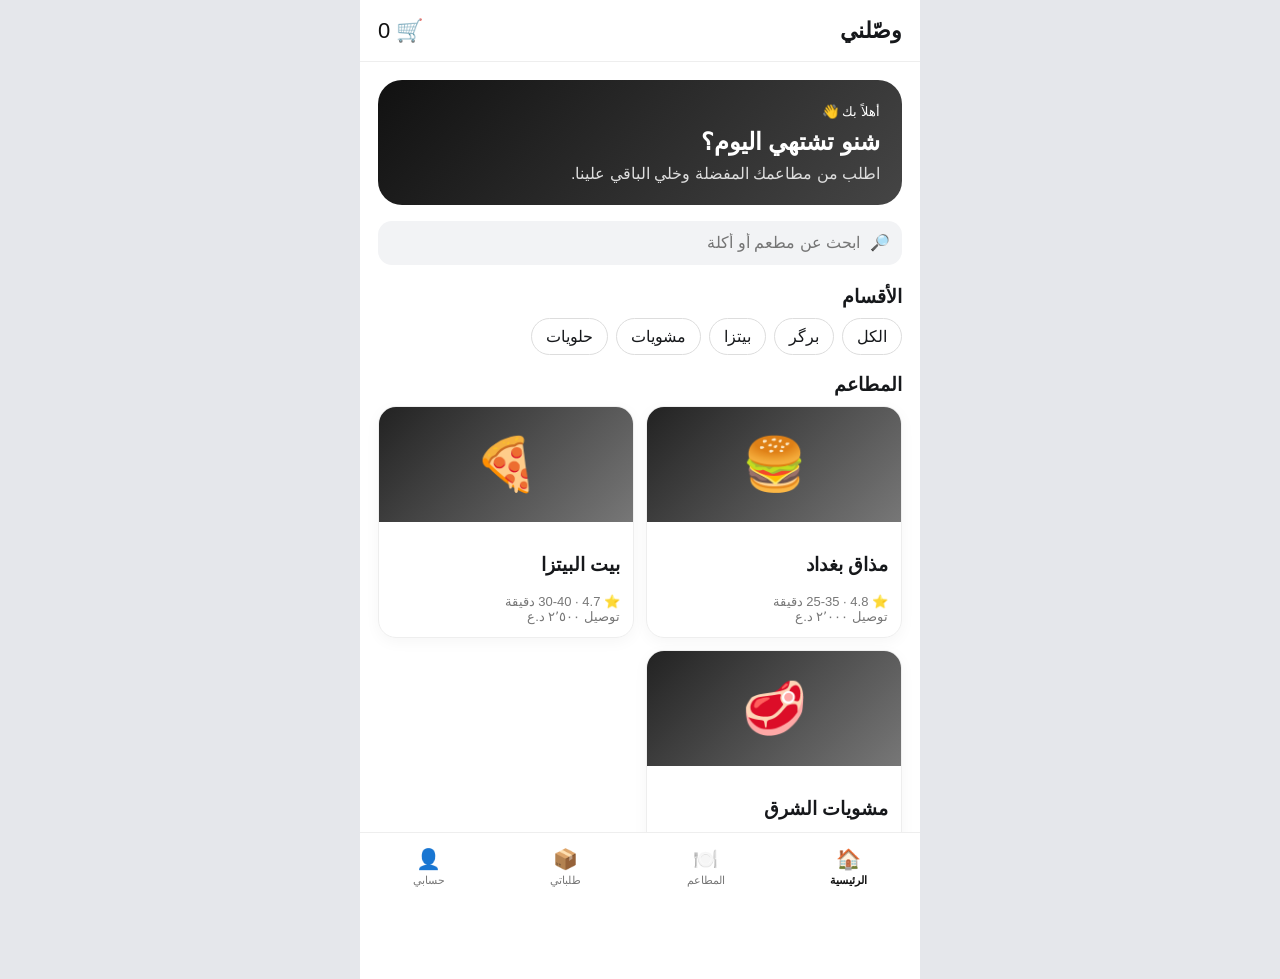
<file: index.html>
<!doctype html><html lang="ar" dir="rtl"><head><meta charset="utf-8"><meta name="viewport" content="width=device-width,initial-scale=1"><title>وصّلني</title><link rel="stylesheet" href="style.css"></head><body><div class="app"><header><b>وصّلني</b><a href="cart.html">🛒 <span id="count">0</span></a></header><main><section class="hero"><small>أهلاً بك 👋</small><h1>شنو تشتهي اليوم؟</h1><p>اطلب من مطاعمك المفضلة وخلي الباقي علينا.</p></section><div class="search">🔎<input id="q" placeholder="ابحث عن مطعم أو أكلة" oninput="home()"></div><h2>الأقسام</h2><div id="cats" class="chips"></div><h2>المطاعم</h2><div id="restaurants" class="grid"></div></main><nav><a class="on" href="index.html">🏠<small>الرئيسية</small></a><a href="restaurants.html">🍽️<small>المطاعم</small></a><a href="orders.html">📦<small>طلباتي</small></a><a href="account.html">👤<small>حسابي</small></a></nav></div><script src="app.js"></script><script>home()</script></body></html>
</file>
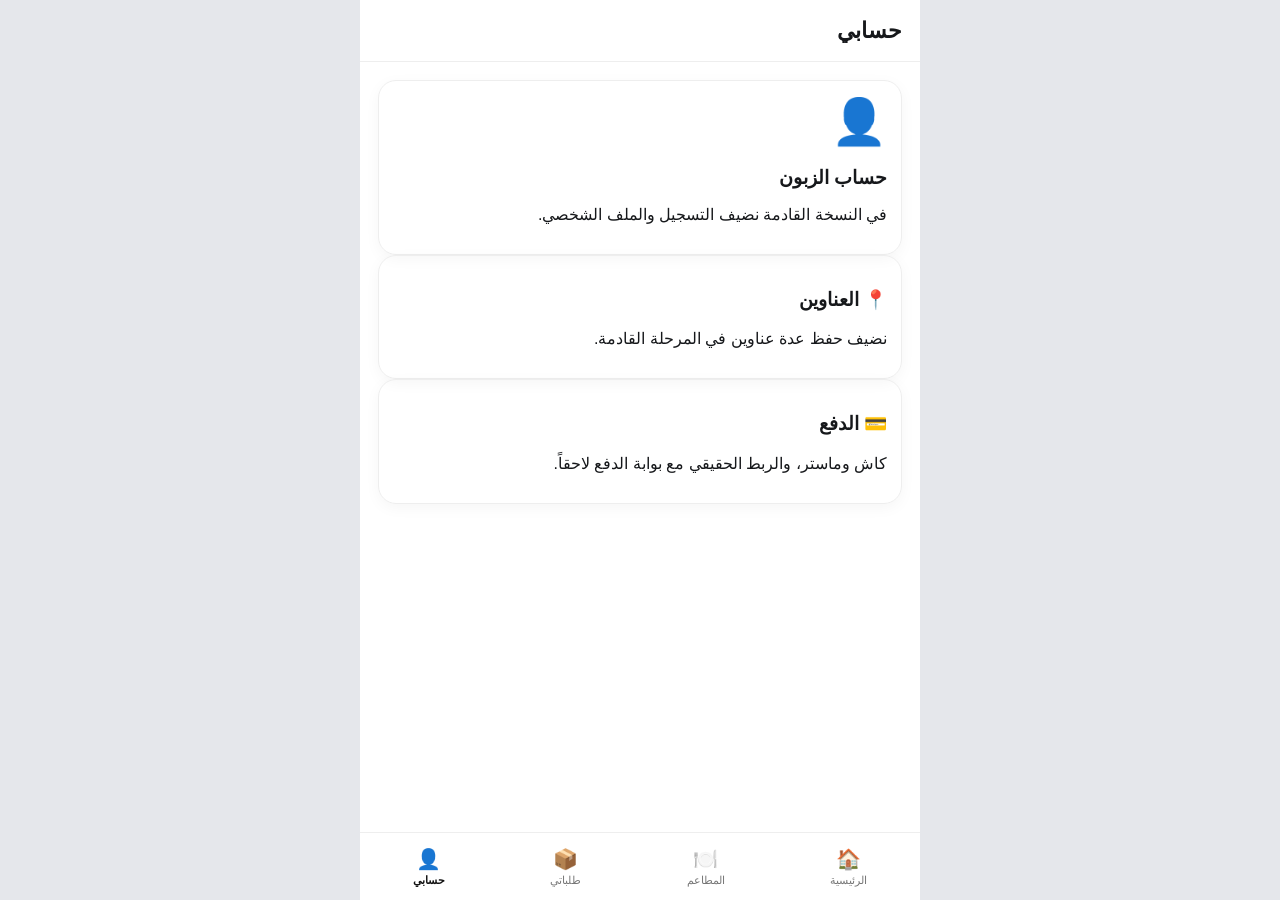
<file: account.html>
<!doctype html><html lang="ar" dir="rtl"><head><meta charset="utf-8"><meta name="viewport" content="width=device-width,initial-scale=1"><title>حسابي</title><link rel="stylesheet" href="style.css"></head><body><div class="app"><header><b>حسابي</b><span></span></header><main><section class="card"><div class="avatar">👤</div><h2>حساب الزبون</h2><p>في النسخة القادمة نضيف التسجيل والملف الشخصي.</p></section><section class="card"><h3>📍 العناوين</h3><p>نضيف حفظ عدة عناوين في المرحلة القادمة.</p></section><section class="card"><h3>💳 الدفع</h3><p>كاش وماستر، والربط الحقيقي مع بوابة الدفع لاحقاً.</p></section></main><nav><a href="index.html">🏠<small>الرئيسية</small></a><a href="restaurants.html">🍽️<small>المطاعم</small></a><a href="orders.html">📦<small>طلباتي</small></a><a class="on" href="account.html">👤<small>حسابي</small></a></nav></div></body></html>
</file>
<file: style.css>
*{box-sizing:border-box}body{margin:0;background:#eef0f3;color:#16181b;font-family:-apple-system,BlinkMacSystemFont,"Segoe UI",Tahoma,Arial,sans-serif}.app{max-width:560px;min-height:100vh;margin:auto;background:#fff;padding-bottom:78px}header{height:62px;position:sticky;top:0;z-index:5;background:#fff;border-bottom:1px solid #eee;display:flex;align-items:center;justify-content:space-between;padding:0 18px;font-size:22px}header a{color:#111;text-decoration:none}main{padding:18px}.hero{background:linear-gradient(135deg,#111,#454545);color:white;border-radius:24px;padding:22px;margin-bottom:16px}.hero h1{margin:8px 0}.hero p{color:#ddd;margin:0}.search{display:flex;gap:8px;background:#f2f3f5;padding:12px;border-radius:14px;margin-bottom:20px}.search input{border:0;background:none;outline:0;width:100%;font-size:16px}h2{font-size:19px;margin:18px 0 10px}.chips{display:flex;gap:8px;overflow:auto}.chip{border:1px solid #ddd;background:white;border-radius:20px;padding:8px 14px;white-space:nowrap}.grid{display:grid;grid-template-columns:1fr 1fr;gap:12px}.card,.restaurant{border:1px solid #eee;border-radius:18px;padding:14px;box-shadow:0 4px 15px #0000000a}.restaurant{padding:0;overflow:hidden;cursor:pointer}.cover{height:115px;background:linear-gradient(135deg,#222,#777);display:grid;place-items:center;font-size:52px}.restaurant .body{padding:13px}.muted{color:#777;font-size:13px}.restaurantHead{display:flex;gap:14px;align-items:center;margin-bottom:18px}.logo{width:70px;height:70px;border-radius:20px;background:#111;color:#fff;display:grid;place-items:center;font-size:34px}.food{display:flex;gap:12px;align-items:center;border:1px solid #eee;border-radius:17px;padding:12px;margin:10px 0}.foodImg{width:72px;height:72px;border-radius:15px;background:#eee;display:grid;place-items:center;font-size:32px}.foodInfo{flex:1}.foodInfo h3{margin:0 0 4px}.price{font-weight:900;margin-top:7px}.add,.primary{border:0;background:#111;color:#fff;border-radius:11px;padding:10px 12px;font-weight:800}.cartRow{display:flex;gap:10px;align-items:center;padding:13px 0;border-bottom:1px solid #eee}.grow{flex:1}.qty button{border:0;border-radius:8px;width:30px;height:30px}.total{background:#f4f4f4;border-radius:17px;padding:16px;margin-top:18px}.form input,.form textarea,.form select{width:100%;padding:12px;border:1px solid #ddd;border-radius:12px;margin:6px 0 10px;font-size:15px}.primary{width:100%;padding:14px;font-size:16px}.pay{display:flex;gap:8px}.pay label{flex:1;border:1px solid #ddd;border-radius:12px;padding:12px;text-align:center}.order{border:1px solid #eee;border-radius:17px;padding:15px;margin:10px 0}.status{display:inline-block;background:#eee;border-radius:20px;padding:6px 9px;font-size:12px}.empty{text-align:center;padding:60px 10px;color:#777}.avatar{font-size:45px}nav{position:fixed;bottom:0;left:50%;transform:translateX(-50%);width:min(560px,100%);height:68px;background:#fff;border-top:1px solid #eee;display:flex;justify-content:space-around;z-index:10}nav a{color:#777;text-decoration:none;display:flex;flex-direction:column;align-items:center;justify-content:center;gap:3px;font-size:20px}nav small{font-size:11px}nav .on{color:#111;font-weight:800}@media(min-width:561px){body{background:#e5e7eb}}
</file>
